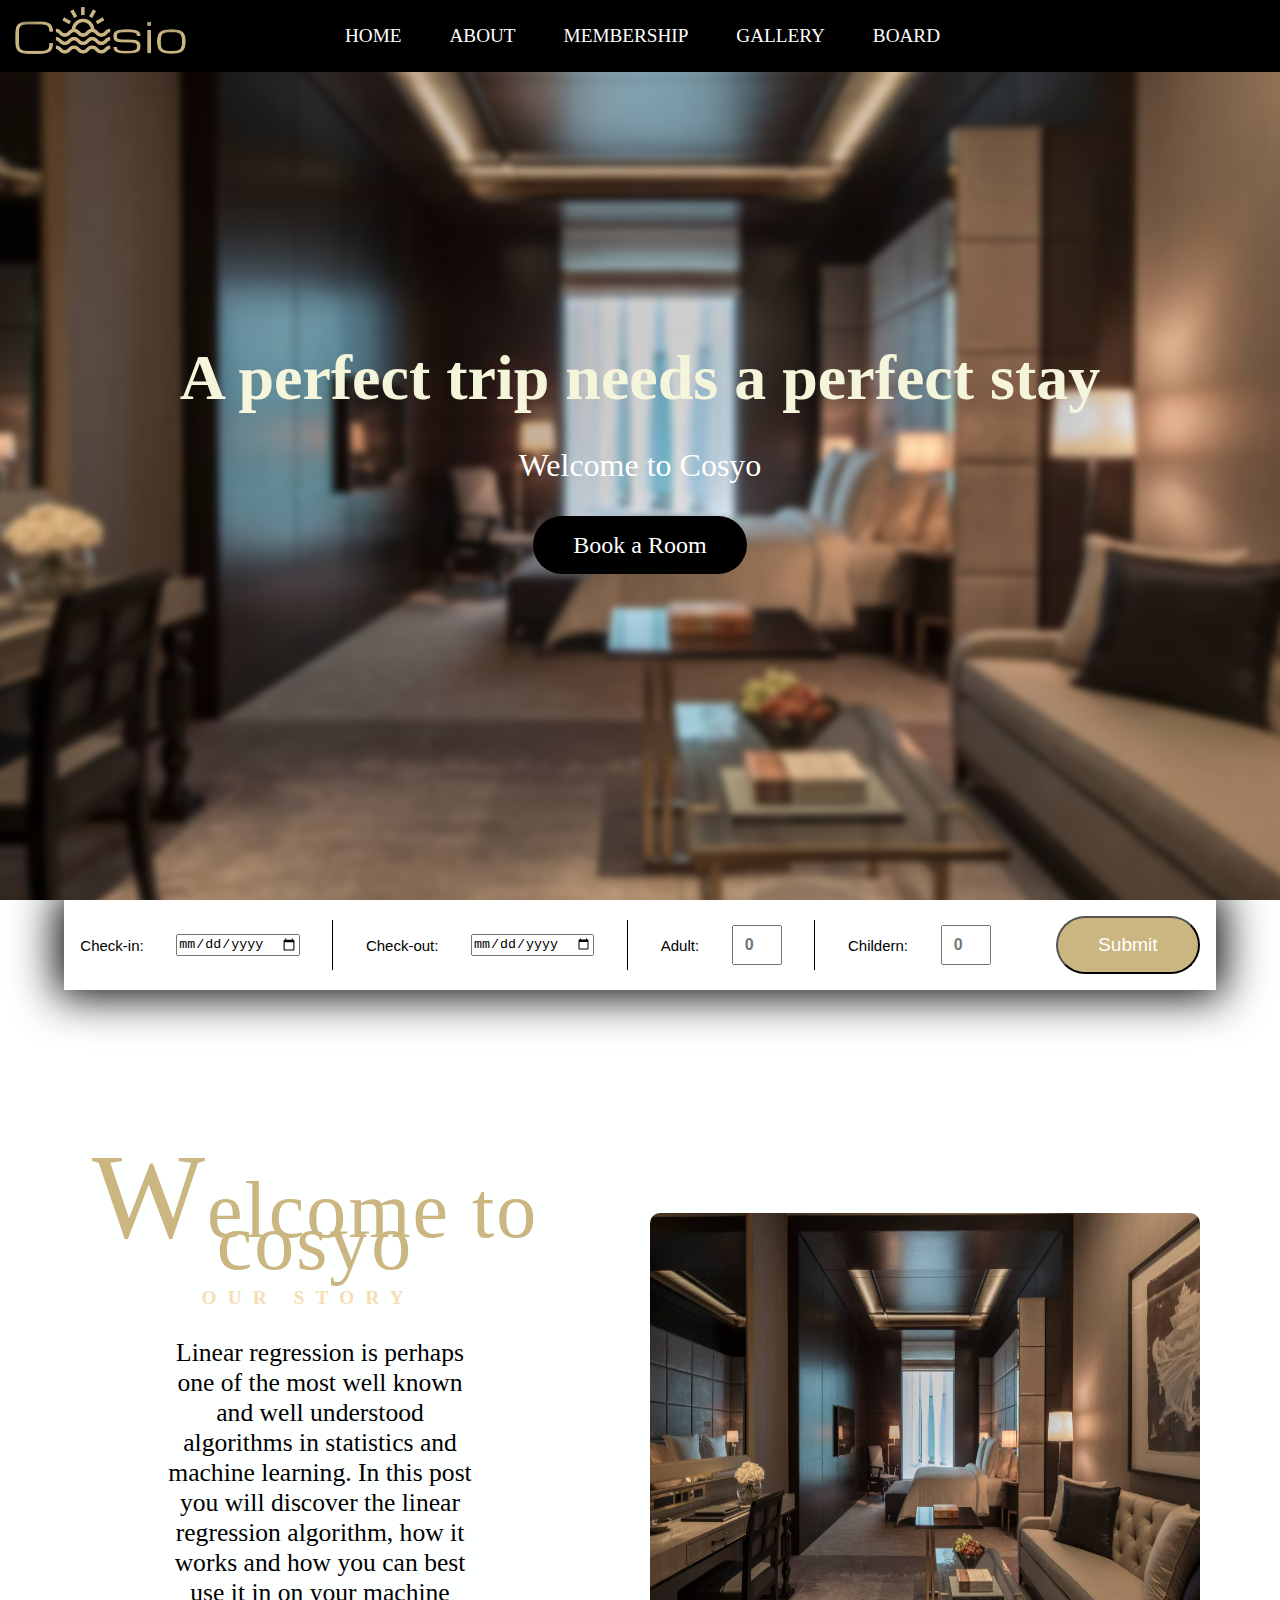
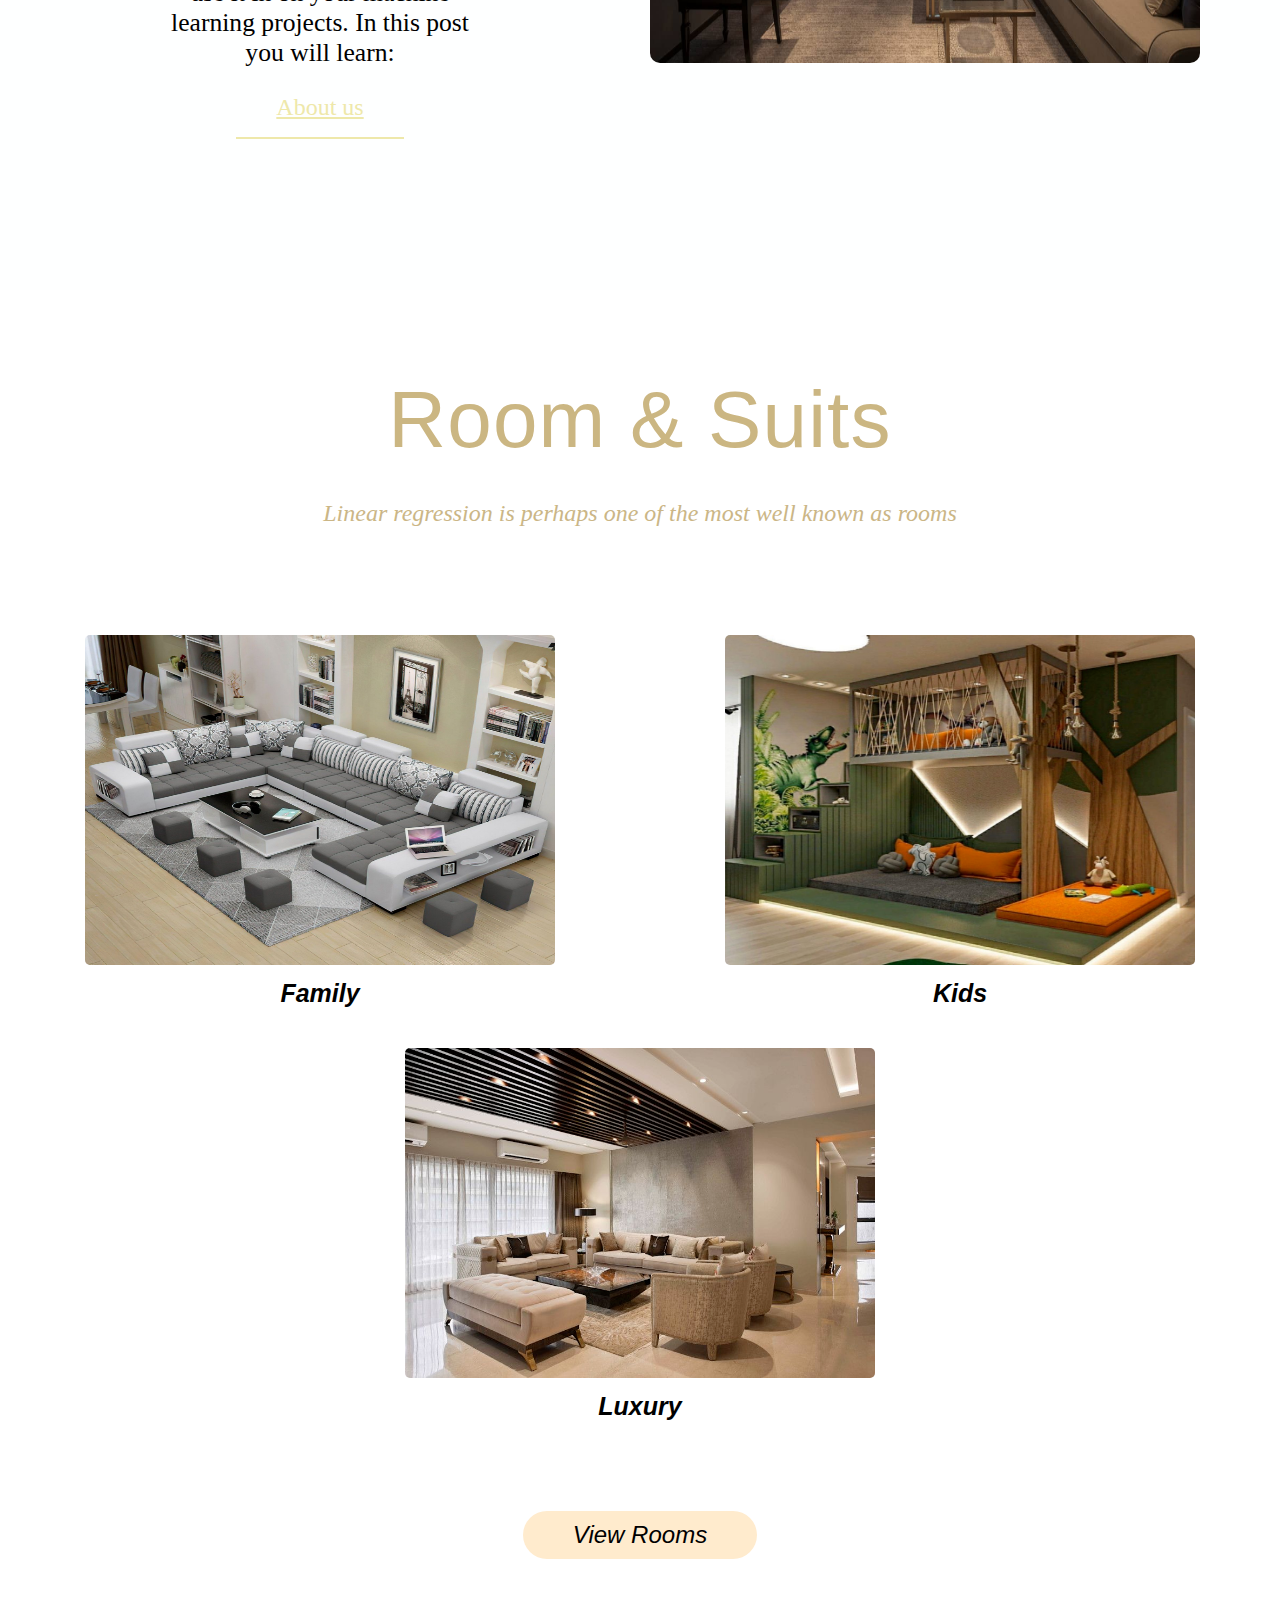
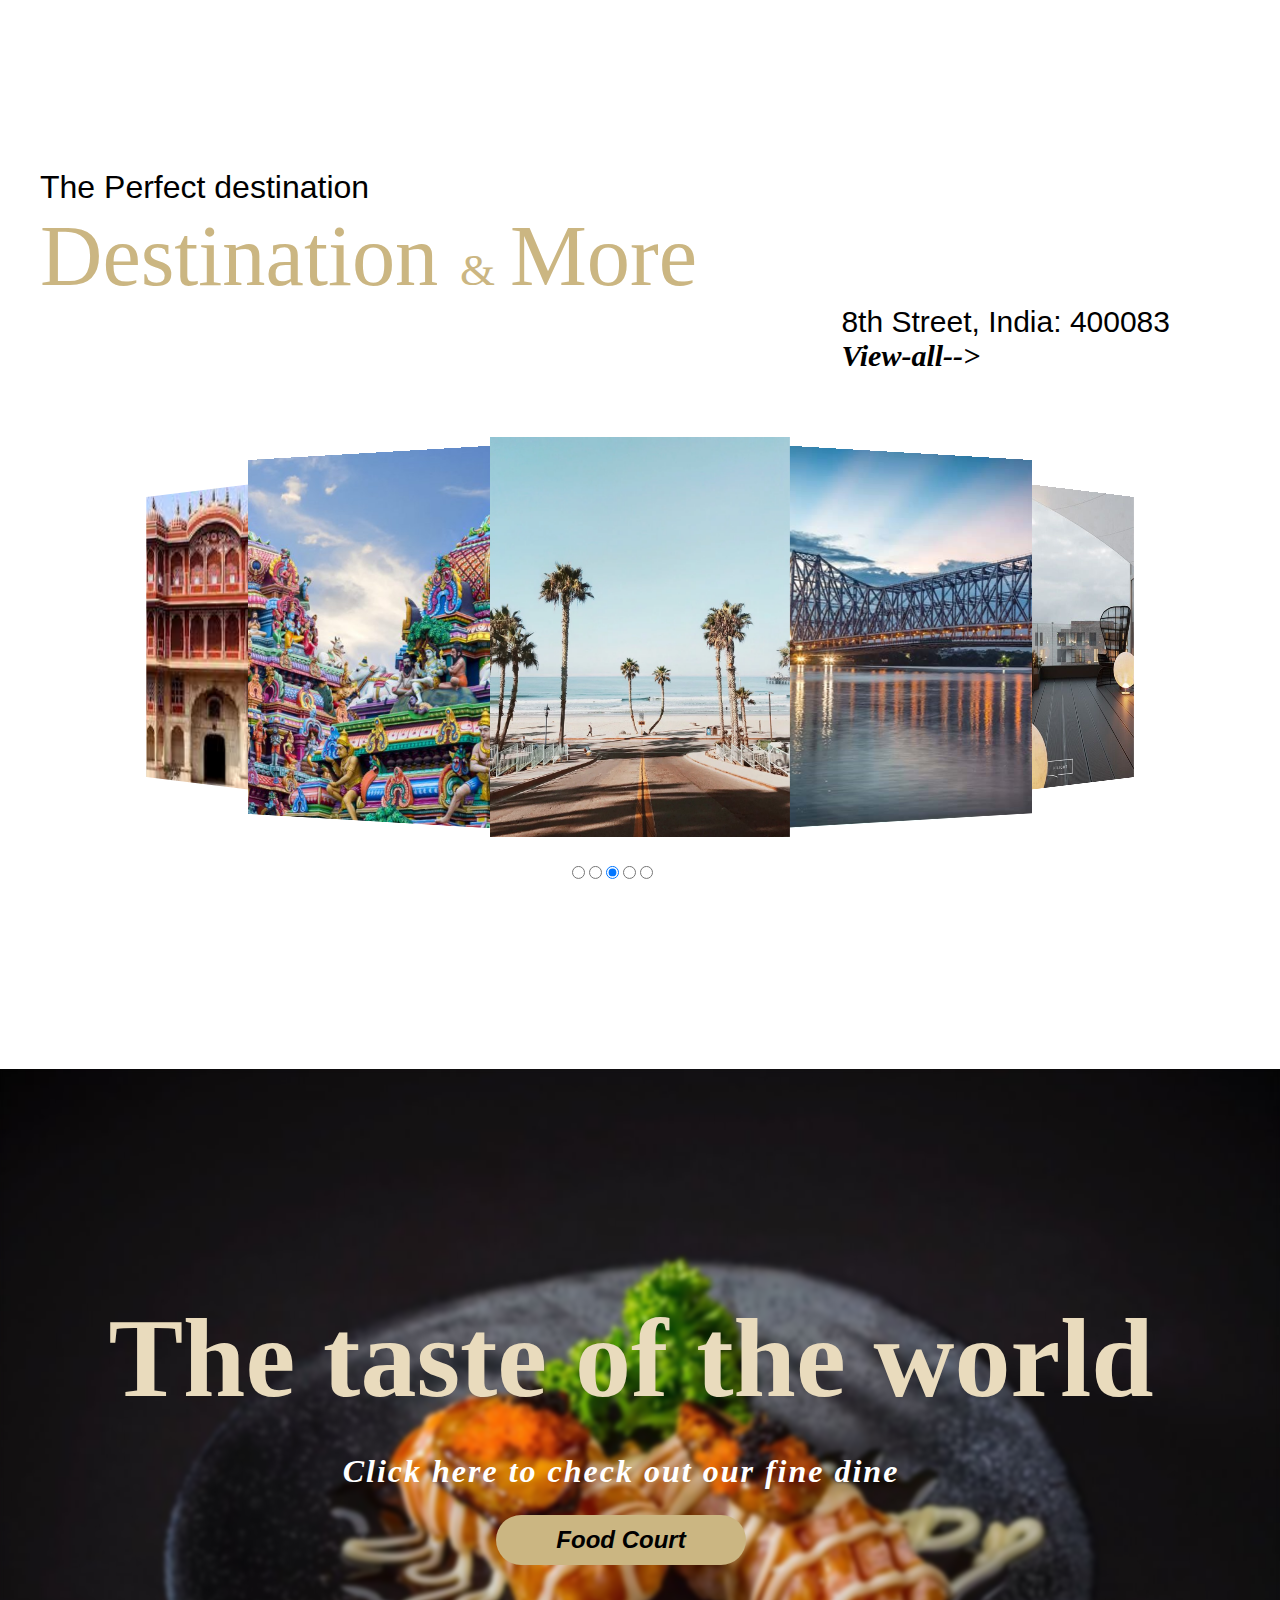
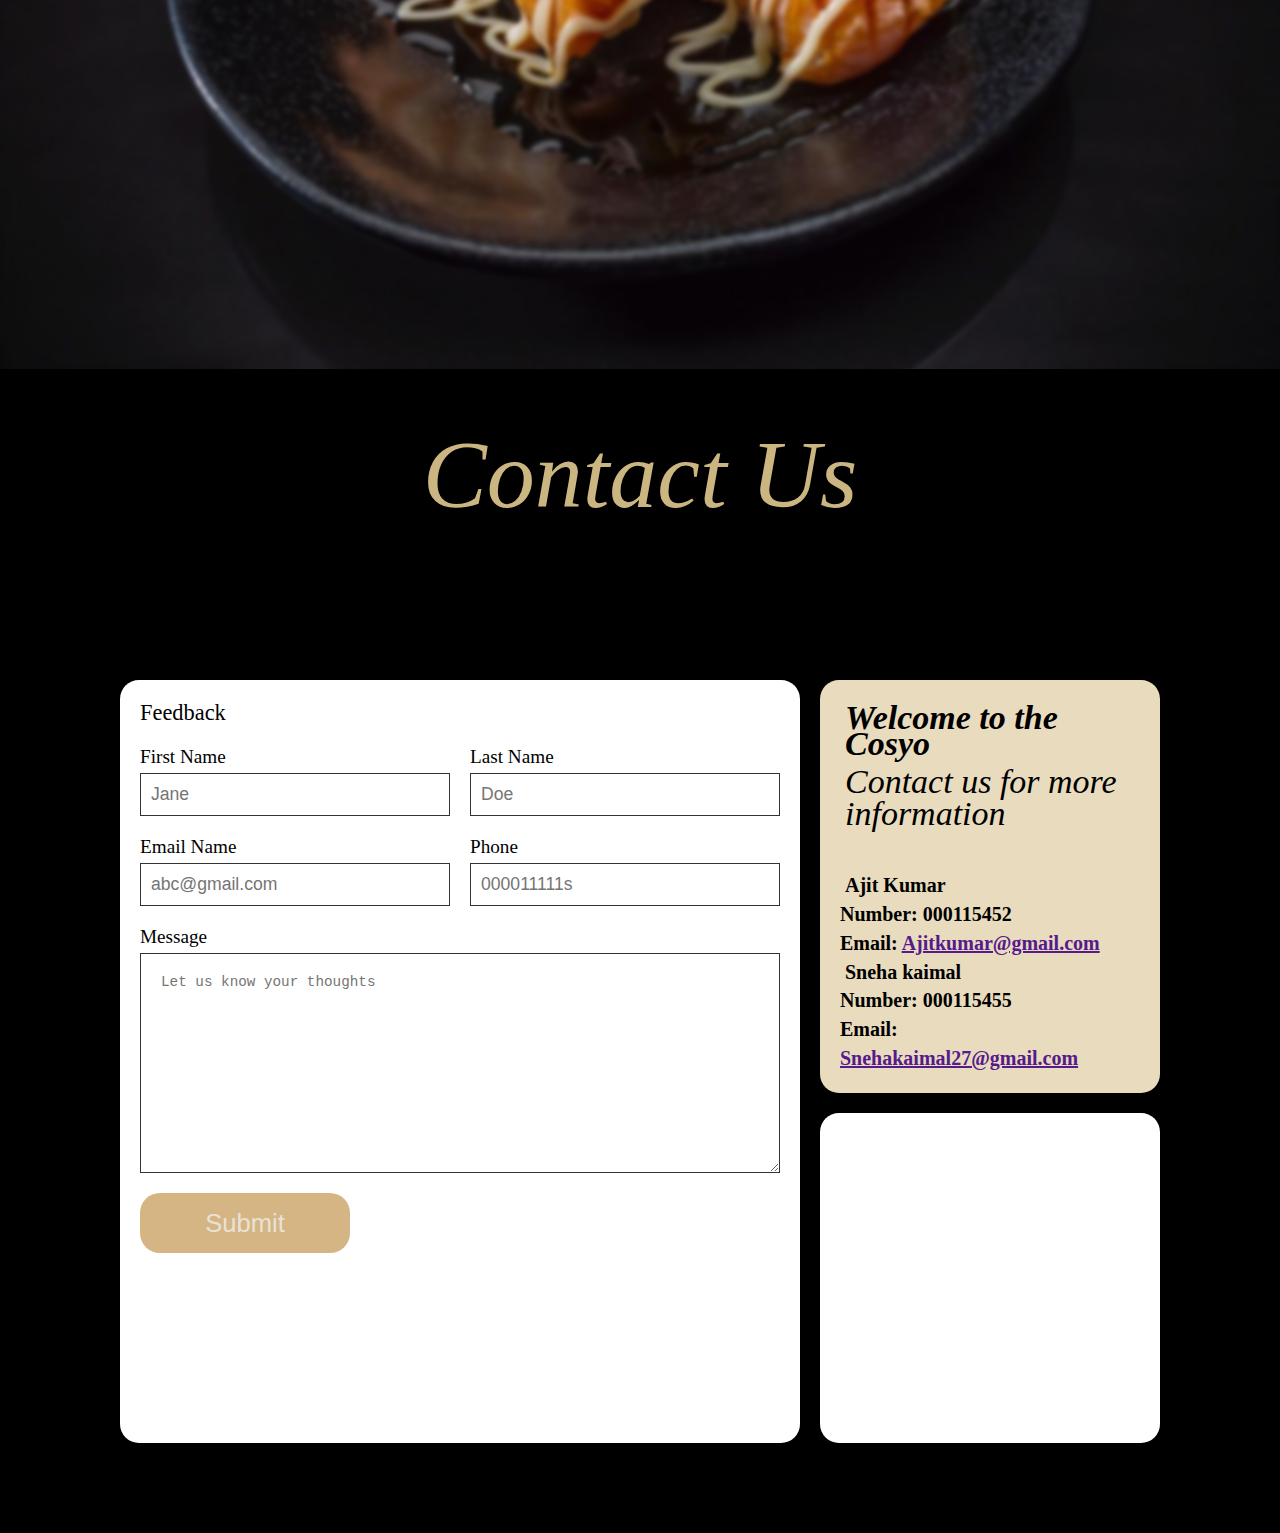
<file: index.html>
<!DOCTYPE html>
<html lang="en">

<head>
    <meta charset="UTF-8">
    <meta http-equiv="X-UA-Compatible" content="IE=edge">
    <meta name="viewport" content="width=device-width, initial-scale=0.5">
    <link rel="stylesheet" href="nav.css">
    <link rel="stylesheet" href="home.css">
    <title>Cosio</title>
</head>

<body>
    <!-- nav section -->
    <header>
        <img src="img/logo-.png" alt="Logo" class="logo">
        <!-- <h1 class="logo">Logo</h1> -->
        <input type="checkbox" id="nav-toggle" class="nav-toggle">
        <nav>
            <ul class="nav-links">
                <li><a href="index.html">Home</a></li>
                <li><a href="about.html">About</a></li>
                <li><a href="membership.html">Membership</a></li>
                <li><a href="gallery.html">Gallery</a></li>
                <li><a href="board.html">Board</a></li>
            </ul>
        </nav>
        <label for="nav-toggle" class="nav-toggle-label">
            <span></span>
        </label>
    </header>

    <!-- welcome to cosyo -->

    <section class="hero">
        <div class="page1">
            <div class="content-wrapper">
                <h1 class="title">A perfect trip needs a perfect stay</h1>
                <p class="message">Welcome to Cosyo</p>
                <a href="Room.html" class="btn cta">Book a Room</a>
            </div>
        </div>
    </section>
    
    <div class="page1-1">
        <div class="input-content">

            <label for="check-in">Check-in: </label>
            <input type="date" name="check-in" id="check-in" class="checks">

            <div class="line"></div>

            <label for="check-in">Check-out: </label>
            <input type="date" name="check-out" id="check-out" class="checks">
            <div class="line"></div>

            <label for="adult">Adult: </label>
            <input type="number" name="number" id="adult" placeholder="0">
            <div class="line"></div>

            <label for="child">Childern: </label>
            <input type="number" name="number" id="child" placeholder="0">

            <br>
            <button class="btn btn-primary">Submit</button>
        </div>

         <!-- WELCOME TO COSYO -->

        <div class="welcome-to-cosyo">
            <div class="container">
                <div class="hotel-info">
                    <div class="hotel-description padding-right">
                        <div class="global-headline">
                            <h2 class="sub-headline">
                                <span class="first-letter">W</span>elcome to cosyo
                            </h2>

                            <h1 class="headline">Our Story</h1>
                        </div>
                        <p>Linear regression is perhaps one of the most well known and well understood algorithms in
                            statistics and machine learning.
                            In this post you will discover the linear regression algorithm, how it works and
                            how you can best use it in on your machine learning projects.
                            In this post you will learn:
                        </p>
                        <a href="about.html" class="btn body-btn">About us</a>
                    </div>
                    <div class="hotel-img">
                        <img src="img/hotelroom.png" alt="hotelroom">
                    </div>
                </div>
            </div>
        </div>
    </div>
    <!-- Rooms and suits -->

    <section class="rooms-page">
        <div class="rooms-information">
            <div class="room-title">
                <h1 class="rooms-suits">Room <span class="&">&</span> Suits</h1>
                <h4 class="rooms-tagline">Linear regression is perhaps one of the most well known as rooms </h4>
            </div>

            <div class="rooms-pic-section">
                <div class="family padding-auto">
                    <img class="image-size" src="img/family-room.png" alt="family-room" class="family">
                    <h4 class="family-title">Family</h4>
                </div>

                <div class="family padding-auto">
                    <img class="image-size" src="img/kids-room.png" alt="kids-room" class="family">
                    <h4 class="family-title">Kids</h4>
                </div>

                <div class="family padding-auto">
                    <img class="image-size" src="img/luxuary-room.png" alt="luxuary-room" class="family">
                    <h4 class="family-title">Luxury</h4>
                </div>
            </div>

            <button class="show-room"><a href="Room.html">View Rooms</a></button>
        </div>
    </section>

    <!-- DESTINATION AND MORE -->

    <section class="destination-more">
        <div class="destination-info">
            <div class="align-left">
                <h4 class="perfect-destination">The Perfect destination</h4>
                <h2 class="destination-and-more">Destination <span class="and">&</span>More</h2>
            </div>

            <div class="align-right">
                <h3 class="street">8th Street, India: 400083</h3>
                <h5 class="view-all"> <a href="destination.html">View-all</a>--></h5>
            </div>
        </div>

        <div class="image-carousel">


            <input type="radio" name="position" />
            <input type="radio" name="position" />
            <input type="radio" name="position" checked />
            <input type="radio" name="position" />
            <input type="radio" name="position" />


            <main id="carousel">
                <div class="item"></div>
                <div class="item"></div>
                <div class="item"></div>
                <div class="item"></div>
                <div class="item"></div>
                <main>

        </div>

    </section>

    <!-- FOOD COURT -->

    <section class="food-court">
        <div class="taste">
            <h2 class="taste-des">The taste of the world</h2>
            <h5 class="taste-tagline">Click here to check out our fine dine</h5>
            <button class="food-btn"><a href="Food.html"> Food Court</a></button>
        </div>
    </section>

    <!-- CONTACT FORM -->

    <section class="contact-form">
        <h2 class="contact-us">Contact Us</h2>
        <div class="box">
            <div class="contact form">
                <h3>Feedback</h3>
                <form action="">
                    <div class="formBox">
                        <div class="row50">
                            <div class="inputBox">
                                <span>First Name</span>
                                <input type="text" name="First name: " id="" placeholder="Jane">
                            </div>

                            <div class="inputBox">
                                <span>Last Name</span>
                                <input type="text" name="Last name: " id="" placeholder="Doe">
                            </div>
                        </div>
                        <div class="row50">
                            <div class="inputBox">
                                <span>Email Name</span>
                                <input type="text" name="Email: " id="" placeholder="abc@gmail.com">
                            </div>
                            <div class="inputBox">
                                <span>Phone</span>
                                <input type="text" name="Phone:" id="" placeholder="000011111s">
                            </div>
                        </div>
                        <div class="row100">
                            <div class="inputBox">
                                <span>Message</span>
                                <textarea name="message" placeholder="Let us know your thoughts" id="" cols="30"
                                    rows="10"></textarea>
                            </div>
                        </div>

                        <div class="row100">
                            <div class="inputBox">
                                <button class="mes-submit"> <a href=""> Submit </a></button>
                            </div>
                        </div>
                    </div>
                </form>
            </div>

            <div class="contact info">
                <div class="InfoBox">
                    <div>
                        <p class="info-welcome">Welcome to the Cosyo</p>
                        <p class="info-contact">Contact us for more information</p>
                        <br>
                        <br>
                        <span class="ajit">Ajit Kumar <br> Number: 000115452 <br>Email: <a href="">Ajitkumar@gmail.com </a> <br></span>
                        <span class="sneha">Sneha kaimal <br> Number: 000115455 <br>Email: <a href=""> Snehakaimal27@gmail.com </a> </span>
                    </div>
                    <div>
                        <span></span>
                    </div>
                </div>
            </div>
            <div class="contact map">
                <iframe src="https://www.google.com/maps/embed?pb=!1m18!1m12!1m3!1d15131.258628028749!2d73.8858178202817!3d18.53727589739729!2m3!1f0!2f0!3f0!3m2!1i1024!2i768!4f13.1!3m3!1m2!1s0x3bc2c04e382a1275%3A0x1ec8ee3be12dcff2!2sKoregaon%20Park%2C%20Pune%2C%20Maharashtra!5e0!3m2!1sen!2sin!4v1638861731192!5m2!1sen!2sin"  style="border:0;" allowfullscreen="" loading="lazy"></iframe>
            </div>

        </div>
    </section>

    <section class="brs"></section>

</body>

</html>
</file>
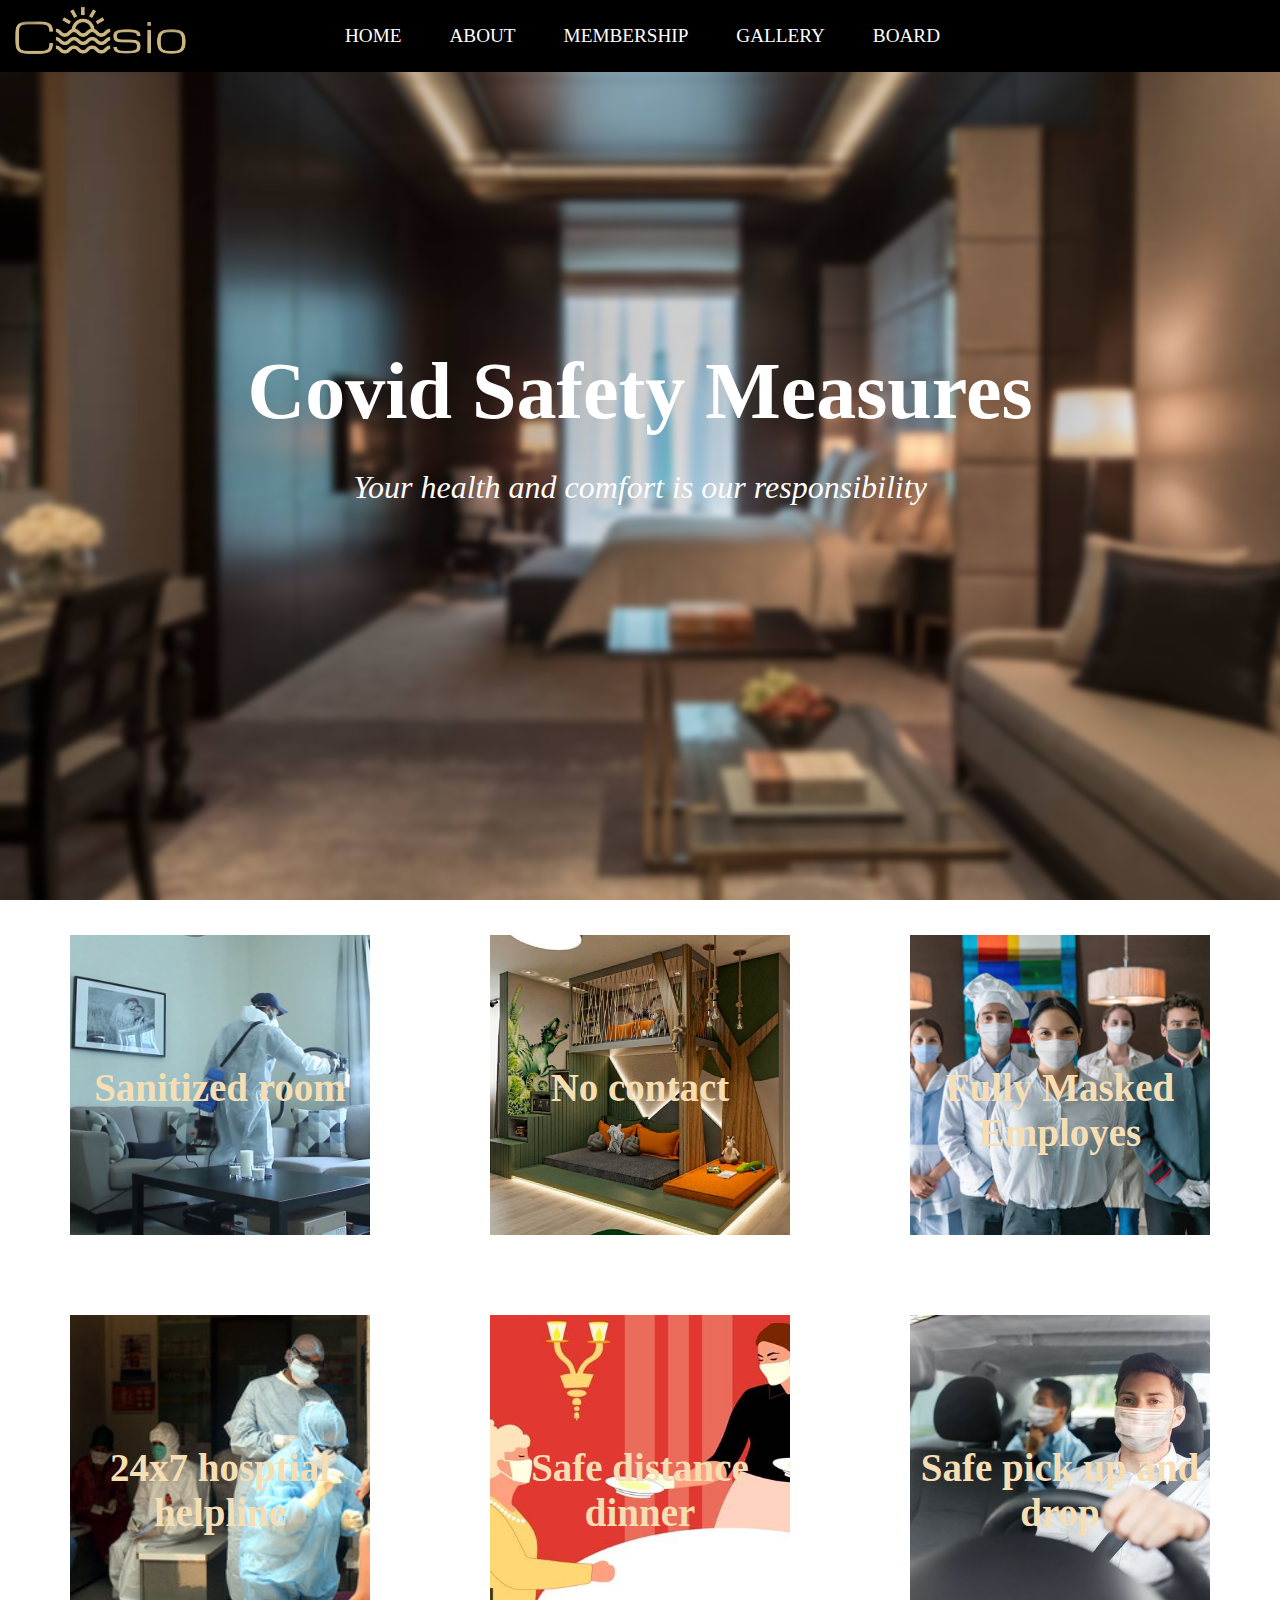
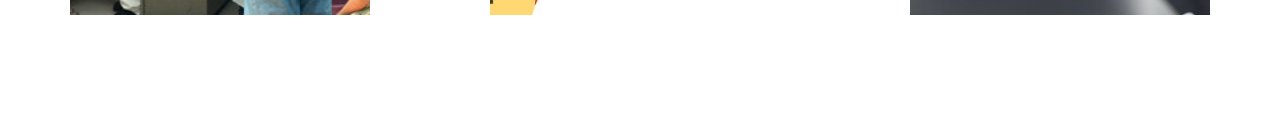
<file: covid.html>
<!DOCTYPE html>
<html lang="en">
<head>
    <meta charset="UTF-8">
    <meta http-equiv="X-UA-Compatible" content="IE=edge">
    <meta name="viewport" content="width=device-width, initial-scale=1.0">
    <link rel="stylesheet" href="covid.css">
    <link rel="stylesheet" href="nav.css">
    <title>Document</title>
</head>
<body>
    <!-- nav section -->
    <header>
        <img src="img/logo-.png" alt="Logo" class="logo">
        <!-- <h1 class="logo">Logo</h1> -->
        <input type="checkbox" id="nav-toggle" class="nav-toggle">
        <nav>
            <ul class="nav-links">
                <li><a href="index.html">Home</a></li>
                <li><a href="about.html">About</a></li>
                <li><a href="membership.html">Membership</a></li>
                <li><a href="gallery.html">Gallery</a></li>
                <li><a href="board.html">Board</a></li>
            </ul>
        </nav>
        <label for="nav-toggle" class="nav-toggle-label">
            <span></span>
        </label>
    </header>


    <!-- section covid -->

    <section class="covid1">
        <div class="content-wrapper">
        <h1 class="title">Covid Safety Measures</h1>
        <p class="message">Your health and comfort is our responsibility</p>
    </div>
    </section>

    <div class="">
        <div class="caro caro1">
            <div class="cal img1">
                <p>Sanitized room</p>
            </div>
            <div class="cal img2">
                <p>No contact </p>
            </div>
            <div class="cal img3">
                <p>Fully Masked Employes</p>
            </div>
        </div>

        <div class="caro caro2">
            <div class="cal img4">
                <p>24x7 hosptial helpline</p>
            </div>
            <div class="cal img5">
                <p>Safe distance dinner</p>
            </div>
            <div class="cal img6">
               <p>Safe pick up and drop</p> 
            </div>
        </div>
    </div>
</body>
</html>
</file>
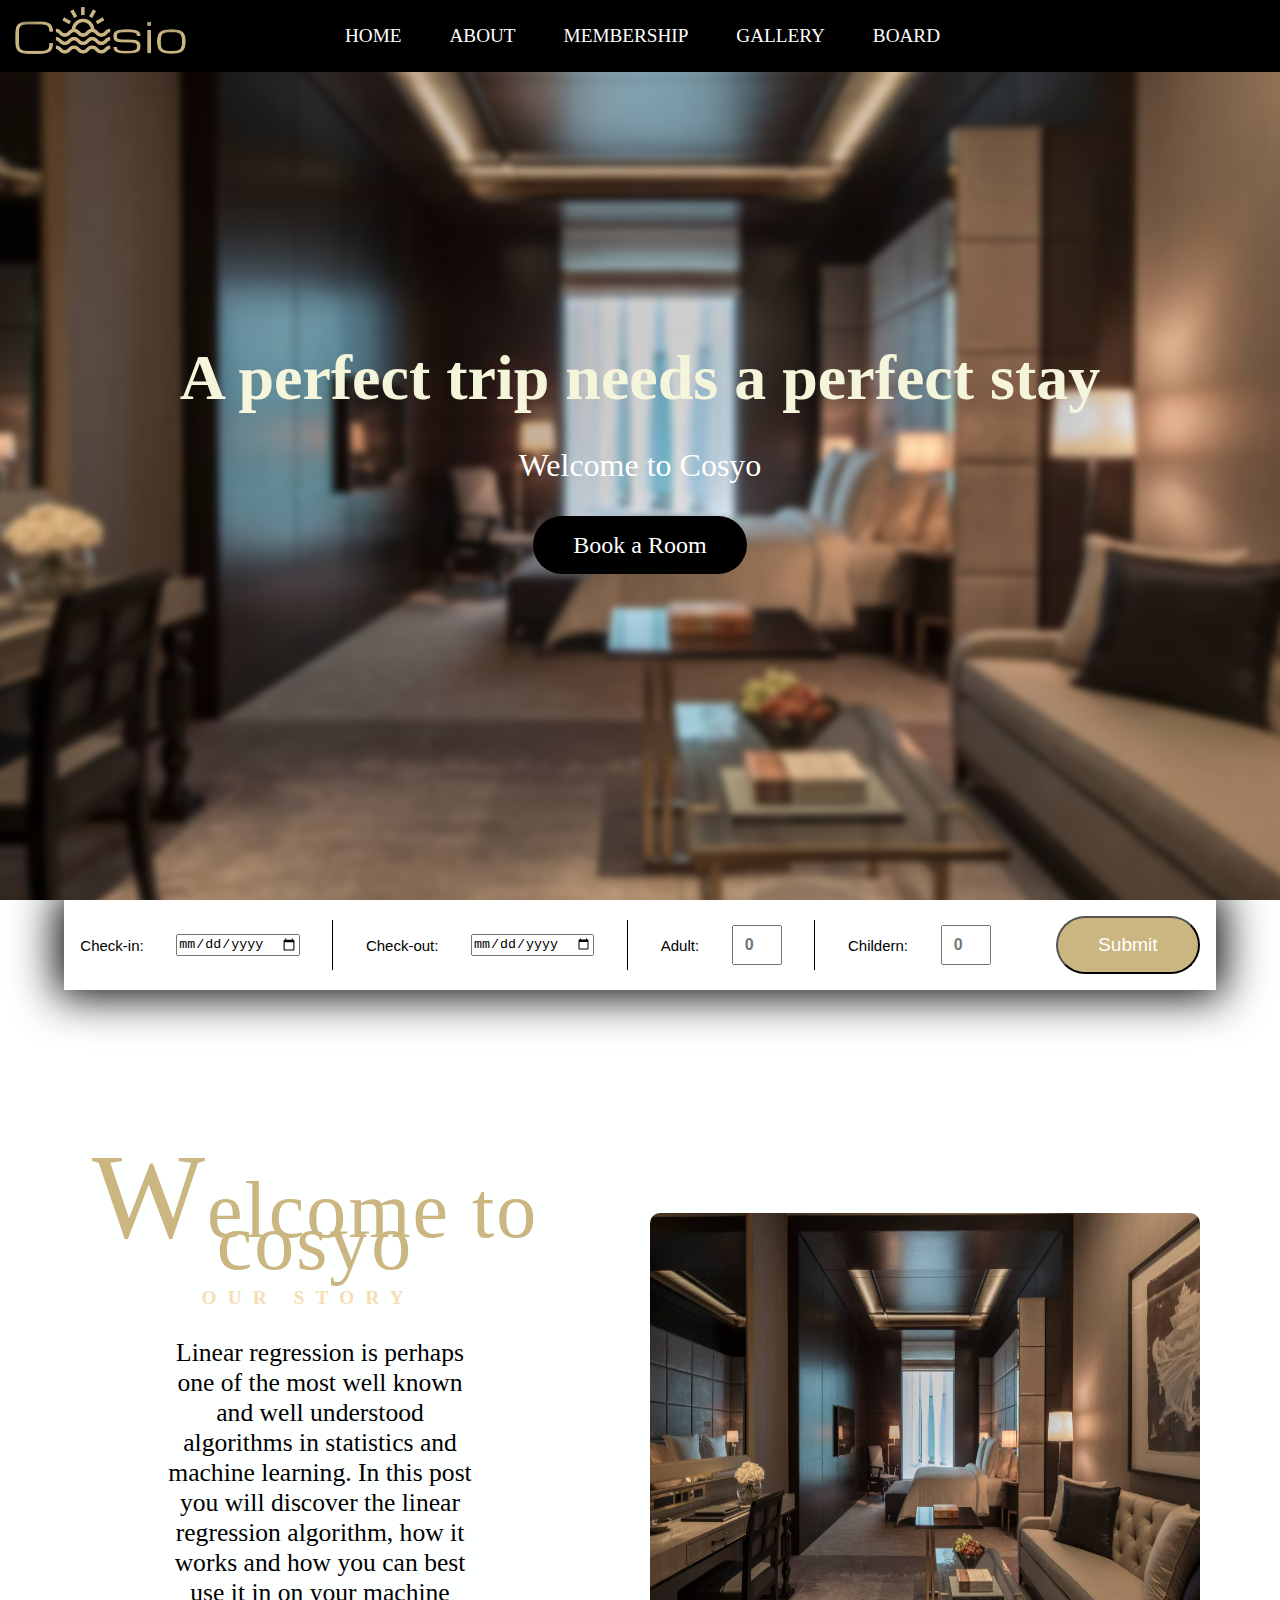
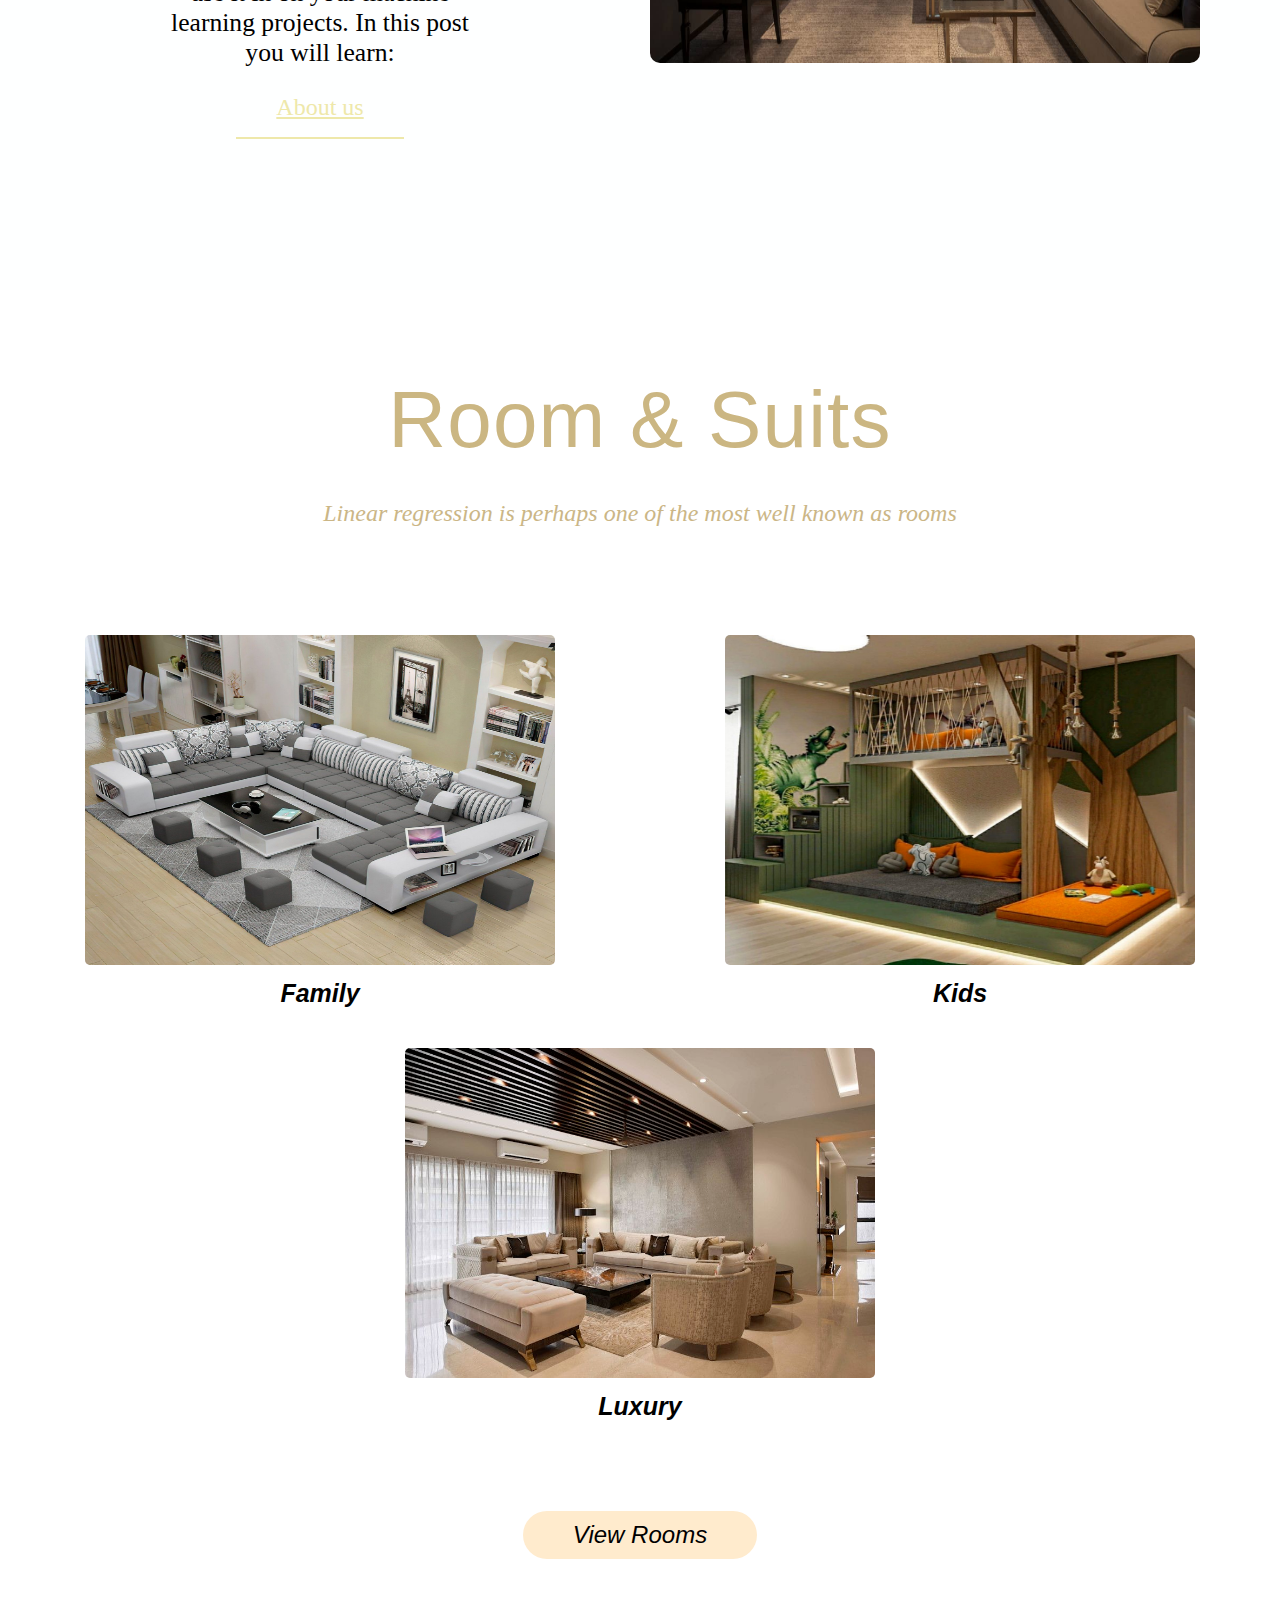
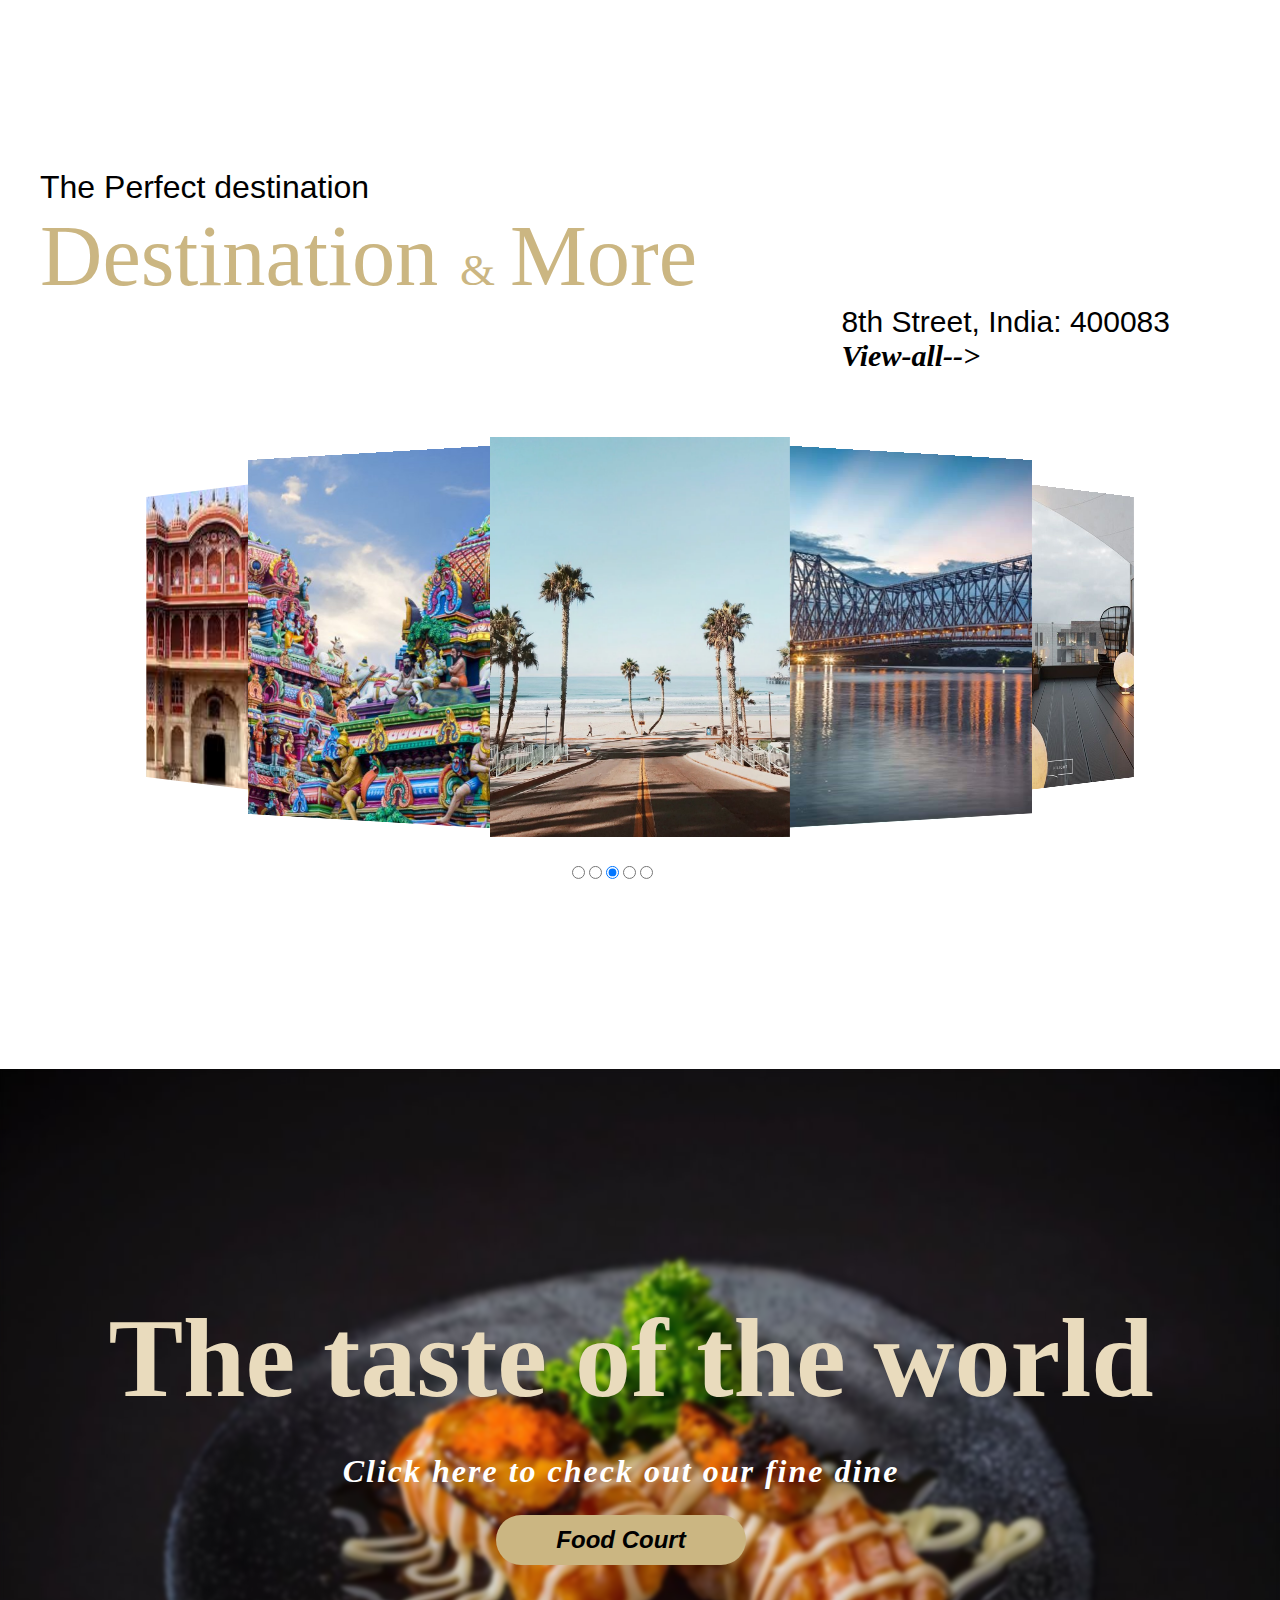
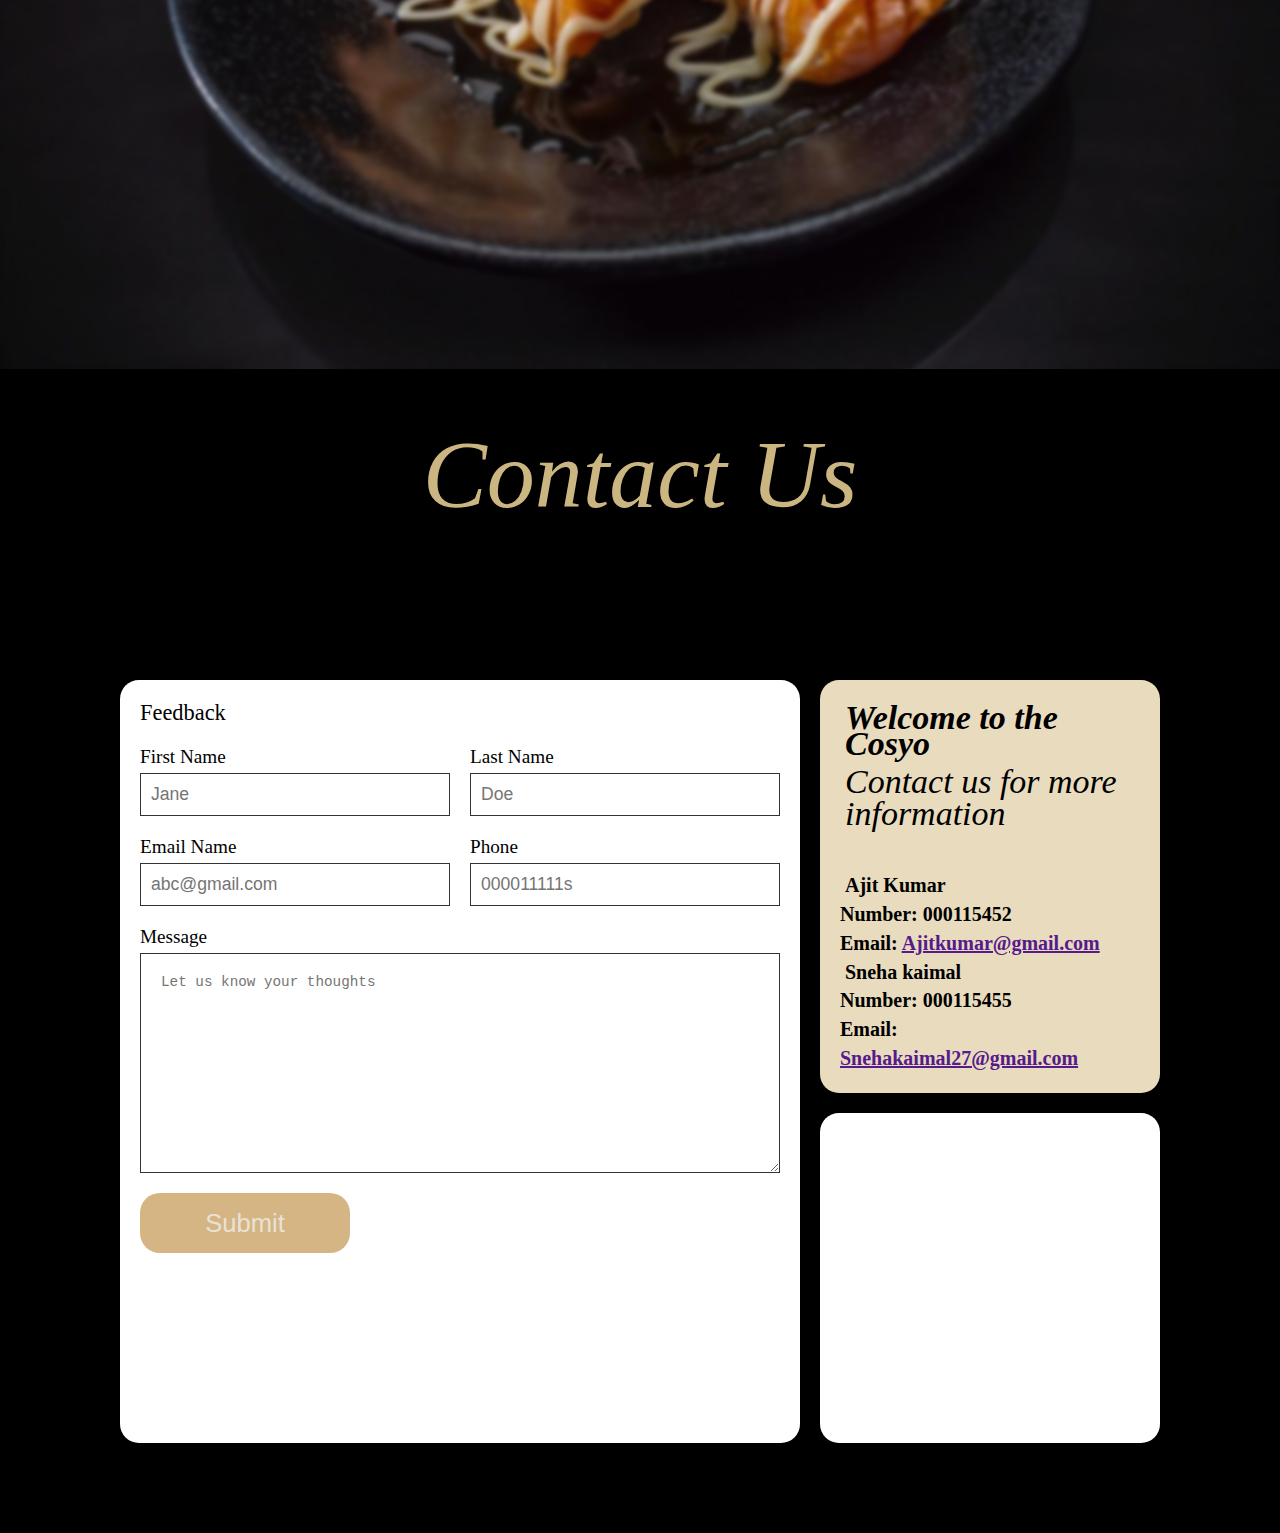
<file: home.html>
<!DOCTYPE html>
<html lang="en">

<head>
    <meta charset="UTF-8">
    <meta http-equiv="X-UA-Compatible" content="IE=edge">
    <meta name="viewport" content="width=device-width, initial-scale=0.5">
    <link rel="stylesheet" href="nav.css">
    <link rel="stylesheet" href="home.css">
    <title>Cosio</title>
</head>

<body>
    <!-- nav section -->
    <header>
        <img src="img/logo-.png" alt="Logo" class="logo">
        <!-- <h1 class="logo">Logo</h1> -->
        <input type="checkbox" id="nav-toggle" class="nav-toggle">
        <nav>
            <ul class="nav-links">
                <li><a href="home.html">Home</a></li>
                <li><a href="about.html">About</a></li>
                <li><a href="membership.html">Membership</a></li>
                <li><a href="gallery.html">Gallery</a></li>
                <li><a href="board.html">Board</a></li>
            </ul>
        </nav>
        <label for="nav-toggle" class="nav-toggle-label">
            <span></span>
        </label>
    </header>

    <!-- welcome to cosyo -->

    <section class="hero">
        <div class="page1">
            <div class="content-wrapper">
                <h1 class="title">A perfect trip needs a perfect stay</h1>
                <p class="message">Welcome to Cosyo</p>
                <a href="Room.html" class="btn cta">Book a Room</a>
            </div>
        </div>
    </section>
    
    <div class="page1-1">
        <div class="input-content">

            <label for="check-in">Check-in: </label>
            <input type="date" name="check-in" id="check-in" class="checks">

            <div class="line"></div>

            <label for="check-in">Check-out: </label>
            <input type="date" name="check-out" id="check-out" class="checks">
            <div class="line"></div>

            <label for="adult">Adult: </label>
            <input type="number" name="number" id="adult" placeholder="0">
            <div class="line"></div>

            <label for="child">Childern: </label>
            <input type="number" name="number" id="child" placeholder="0">

            <br>
            <button class="btn btn-primary">Submit</button>
        </div>

         <!-- WELCOME TO COSYO -->

        <div class="welcome-to-cosyo">
            <div class="container">
                <div class="hotel-info">
                    <div class="hotel-description padding-right">
                        <div class="global-headline">
                            <h2 class="sub-headline">
                                <span class="first-letter">W</span>elcome to cosyo
                            </h2>

                            <h1 class="headline">Our Story</h1>
                        </div>
                        <p>Linear regression is perhaps one of the most well known and well understood algorithms in
                            statistics and machine learning.
                            In this post you will discover the linear regression algorithm, how it works and
                            how you can best use it in on your machine learning projects.
                            In this post you will learn:
                        </p>
                        <a href="about.html" class="btn body-btn">About us</a>
                    </div>
                    <div class="hotel-img">
                        <img src="img/hotelroom.png" alt="hotelroom">
                    </div>
                </div>
            </div>
        </div>
    </div>
    <!-- Rooms and suits -->

    <section class="rooms-page">
        <div class="rooms-information">
            <div class="room-title">
                <h1 class="rooms-suits">Room <span class="&">&</span> Suits</h1>
                <h4 class="rooms-tagline">Linear regression is perhaps one of the most well known as rooms </h4>
            </div>

            <div class="rooms-pic-section">
                <div class="family padding-auto">
                    <img class="image-size" src="img/family-room.png" alt="family-room" class="family">
                    <h4 class="family-title">Family</h4>
                </div>

                <div class="family padding-auto">
                    <img class="image-size" src="img/kids-room.png" alt="kids-room" class="family">
                    <h4 class="family-title">Kids</h4>
                </div>

                <div class="family padding-auto">
                    <img class="image-size" src="img/luxuary-room.png" alt="luxuary-room" class="family">
                    <h4 class="family-title">Luxury</h4>
                </div>
            </div>

            <button class="show-room"><a href="Room.html">View Rooms</a></button>
        </div>
    </section>

    <!-- DESTINATION AND MORE -->

    <section class="destination-more">
        <div class="destination-info">
            <div class="align-left">
                <h4 class="perfect-destination">The Perfect destination</h4>
                <h2 class="destination-and-more">Destination <span class="and">&</span>More</h2>
            </div>

            <div class="align-right">
                <h3 class="street">8th Street, India: 400083</h3>
                <h5 class="view-all"> <a href="destination.html">View-all</a>--></h5>
            </div>
        </div>

        <div class="image-carousel">


            <input type="radio" name="position" />
            <input type="radio" name="position" />
            <input type="radio" name="position" checked />
            <input type="radio" name="position" />
            <input type="radio" name="position" />


            <main id="carousel">
                <div class="item"></div>
                <div class="item"></div>
                <div class="item"></div>
                <div class="item"></div>
                <div class="item"></div>
                <main>

        </div>

    </section>

    <!-- FOOD COURT -->

    <section class="food-court">
        <div class="taste">
            <h2 class="taste-des">The taste of the world</h2>
            <h5 class="taste-tagline">Click here to check out our fine dine</h5>
            <button class="food-btn"><a href="Food.html"> Food Court</a></button>
        </div>
    </section>

    <!-- CONTACT FORM -->

    <section class="contact-form">
        <h2 class="contact-us">Contact Us</h2>
        <div class="box">
            <div class="contact form">
                <h3>Feedback</h3>
                <form action="">
                    <div class="formBox">
                        <div class="row50">
                            <div class="inputBox">
                                <span>First Name</span>
                                <input type="text" name="First name: " id="" placeholder="Jane">
                            </div>

                            <div class="inputBox">
                                <span>Last Name</span>
                                <input type="text" name="Last name: " id="" placeholder="Doe">
                            </div>
                        </div>
                        <div class="row50">
                            <div class="inputBox">
                                <span>Email Name</span>
                                <input type="text" name="Email: " id="" placeholder="abc@gmail.com">
                            </div>
                            <div class="inputBox">
                                <span>Phone</span>
                                <input type="text" name="Phone:" id="" placeholder="000011111s">
                            </div>
                        </div>
                        <div class="row100">
                            <div class="inputBox">
                                <span>Message</span>
                                <textarea name="message" placeholder="Let us know your thoughts" id="" cols="30"
                                    rows="10"></textarea>
                            </div>
                        </div>

                        <div class="row100">
                            <div class="inputBox">
                                <button class="mes-submit"> <a href=""> Submit </a></button>
                            </div>
                        </div>
                    </div>
                </form>
            </div>

            <div class="contact info">
                <div class="InfoBox">
                    <div>
                        <p class="info-welcome">Welcome to the Cosyo</p>
                        <p class="info-contact">Contact us for more information</p>
                        <br>
                        <br>
                        <span class="ajit">Ajit Kumar <br> Number: 000115452 <br>Email: <a href="">Ajitkumar@gmail.com </a> <br></span>
                        <span class="sneha">Sneha kaimal <br> Number: 000115455 <br>Email: <a href=""> Snehakaimal27@gmail.com </a> </span>
                    </div>
                    <div>
                        <span></span>
                    </div>
                </div>
            </div>
            <div class="contact map">
                <iframe src="https://www.google.com/maps/embed?pb=!1m18!1m12!1m3!1d15131.258628028749!2d73.8858178202817!3d18.53727589739729!2m3!1f0!2f0!3f0!3m2!1i1024!2i768!4f13.1!3m3!1m2!1s0x3bc2c04e382a1275%3A0x1ec8ee3be12dcff2!2sKoregaon%20Park%2C%20Pune%2C%20Maharashtra!5e0!3m2!1sen!2sin!4v1638861731192!5m2!1sen!2sin"  style="border:0;" allowfullscreen="" loading="lazy"></iframe>
            </div>

        </div>
    </section>

    <section class="brs"></section>

</body>

</html>
</file>
<file: nav.css>
*{
  margin: 0;
  padding: 0;
  box-sizing: border-box;
}

:root{
  --background: rgb(0, 0, 0);
}

header{
  background: var(--background);
  height: 8vh ;
  text-align: center;
  position: fixed;
  width: 100%;
  z-index: 455;
  color: #fff;
}

.logo{
  margin-bottom: 4px;
}

nav ul{
  margin: 0;
  padding: 0;
  list-style: none;
}
nav li {
  margin-bottom: 1em;
  margin-left: 1em;
  
}

nav a{
  color: white;
  text-decoration: none;
  font-size: 1.2rem;
  text-transform: uppercase;
  opacity: 0;
  transition: opacity 150ms ease-in-out;
}

nav a:hover{
  color: rgb(255, 255, 255);
}
.nav-toggle:checked ~ nav {
  transform: scale(1,1);
}
.nav-toggle{
  display: none;
}
.nav-toggle-label{
  position: absolute;
  top: 0;
  left: 0;
  margin-left: 1em;
  height: 100%;
  display: flex;
  align-items: center;
}

.nav-toggle-label span, .nav-toggle-label span::before,
.nav-toggle-label span::after {
  display: block;
  background: white;
  height: 2px;
  width: 2em;
  border-radius: 2px;
  position: relative;
}

.nav-toggle-label span::before,
.nav-toggle-label span::after{
  content: "";
  position: absolute;
}
.nav-toggle-label span::before{
  bottom: 7px;
}.nav-toggle-label span::after{
  top: 7px;
}

nav{
  position: absolute;
  text-align: left;
  top: 100%;
  background: var(--background);
  width: 100%;
  transform: scale(1,0);
  transform-origin: top;
  transition:  transform 400ms ease-in-out;
}

.nav-toggle:checked ~ nav a{
  opacity: 1;
  transition: opacity 250ms ease-in-out 250ms;
}



@media screen and (min-width: 760px)
{
  .nav-toggle-label{
      display:none;
  }   
  
  header{
      display: grid;
      grid-template-columns:1fr auto minmax(600px, 1fr) 1fr ;
  }

  .logo{
      grid-column: 1s / 4;
  }

  nav{
      all: unset;
      grid-column: 3 / 4;
      display: flex;
      justify-content: flex-end;
      align-items: center;
  }

  nav a{
      opacity: 1;
      position: relative;

  }
  
  nav ul{
      display: flex;
     
  }

  nav li{
      margin-left: 3em;
      margin-bottom: 0;
  }

  nav a::before{
      content: '';
      display: block;
      height: 5px;
      background: white;
      position: absolute;
      bottom: -.75em;
      left: 0;
      right: 0;
      transform: scale(0,1);
      transform-origin: left;
      transition: transform ease-in-out 250ms;
  }

  nav a:hover::before{
      transform: scale(1,1);
  }
  
  nav ul li a:nth-child(1){
      float: left;
  }
}
</file>
<file: home.css>
*{
  margin: 0;
  padding: 0;
  box-sizing: border-box;
}

html{
  scroll-behavior: smooth;
}

.page1{
  height: 100vh;
  background: url('img/hotelroom.png') center no-repeat;
  background-size: cover;
  display: flex;
  align-items: center;
  text-align: center;
  position: relative;
  z-index: 1;
  overflow: hidden;
}
.page1:after{
  content: "";
  width: 100%;
  height: 100%;
  background: inherit;
  position: absolute;
  top: 0;
  left: 0;
  z-index: -1;
  filter: blur(.2rem);
  transform: scale(1.15);
}
.content-wrapper{
  text-align: center;
  margin-top: 250px;
  align-items: center;
  margin: auto;
}

.title{
  font-size: 4rem;
  margin-bottom: 2rem;
  color: beige;
}
.message{
  font-size: 2rem;
  margin-bottom:3rem ;
  color: #fff;
}
.cta{
  background: rgb(0, 0, 0) ;
  text-decoration: none;
  font-size: 24px;
}
.btn {
  padding: 1rem 2.5rem;
  border-radius: 2.5rem;
  color: white;
}

/* check-in */
.page1-1{
  width: 100%;
  height: auto;
  background: rgb(254, 255, 255);
  display: inline-block;
  align-items: center;
}
.input-content{
  width: 90%;
  height: 10vh;
  margin: auto;
  background-color: rgb(255, 255, 255);
  display: flex;
  justify-content: space-around;
  align-items: center;
  box-shadow: 0px -1px 45px 7px black;
 
}


.checks{
  display: inline-block;
}
.check-box{
  background-color: brown;
  display: flex;
  flex: wrap;
}
.line{
  width: 1px;
  height: 50px;
  background: black;
  padding: auto;
}

#adult, #child{
  width: 50px;
  height: 40px;
  text-align: center;
  font-weight: bold;
  font-size: 16px;
}

label{
  font-size: 15px;
  font-weight: lighter;
  color: black;
  font-family: sans-serif;
}

.btn-primary{
  background-color:#CBB682 ;
  font-size: 1.2rem;
}
align
/* welcome page */

.welcome-to-cosy{
  width: 100%;
  height: auto;
}

.sub-headline{
  font-size: 2.4rem;
  font-family: var(--secondary-font);
  color: #CBB682;
  font-weight: 100;
  line-height: .4;
  letter-spacing: 2px;
}
.first-letter{
  text-transform: uppercase;
  font-size: 5rem;
}
.headline{
  color: wheat;
  font-size: 1.2rem;
  font-family: serif;
  text-transform: uppercase;
  font-weight: 900;
  letter-spacing: .7rem;
  margin-right: .7em;
  line-height: 5rem;
  
}

.global-headline{
  text-align: center;
  margin-top: 3.9rem;
}

.welcome-to-cosy .global-headline{
  margin-top: 6.9rem;
}
.hotel-info{
  text-align: center;
}
.hotel-description{
  margin-bottom: 3rem;
}
.hotel-description p{
  margin:auto;
  width: 50%;
  margin-bottom: 1rem;
}
.hotel-img img{
  width: 450px;
  height: 350px;
  border-radius: 10px;
  margin:auto;
}

.body-btn{
  font-size: 1.5rem;
  color: palegoldenrod;
  position: relative;
  transition: color .5s;
}

.body-btn::before{
  content: '';
  position: absolute;
  left: 0;
  bottom: -3px;
  width: 100%;
  height: 2px ;
  background-color: palegoldenrod;
  transition: background-color .5s;
}

.body-btn:hover,
.body-btn:focus{
  color: rgb(177, 121, 38);
}

.body-btn:hover::before,
.body-btn:focus::before{
  background-color: powderblue;
}


@media (min-width: 1000px ) {
  
  .hotel-info{
      height: 100vh;
      display: flex;
      align-items: center;
      padding: auto;
  }
  .hotel-description, .global-headline{
      margin-right: 10px;
  }
  .hotel-img img{
      width: 550px;
      height: 450px;
      margin-right: 5em;
  }
  .hotel-description p{
      width: 50%;
      margin: auto;
      margin-bottom: 1em;
      font-size: 1.6rem;
  }
  .sub-headline{
      font-size: 5em;
  }
  .first-letter{
      font-size: 1.5em;
  }
 
  
}
@media (min-width: 900px) and (max-width: 1000px) {
  .hotel-description, .global-headline{
      margin-right: 10px;
  }
  .hotel-img img{
      width: 400px;
      height: 350px;
      margin-right: 3em;
  }
  .hotel-description p{
      width: 50%;
      margin-left: 232px;
      margin-bottom: 1em;
      font-size: 2rem;
  }
  .sub-headline{
      font-size: 5em;
  }
  .first-letter{
      font-size: 1.5em;
  }
}

/* ROOMS AND SUITS */

.rooms-page{
  width: 100%;
  height: auto;
  text-align: center;
  
}

.rooms-suits{
  font-size: 5rem;
  font-family: sans-serif;
  font-weight: lighter;
  color: #CBB682;
  margin-top: 50px;
  letter-spacing: 1.2px;
  line-height: 2em;

}
.rooms-tagline{
  font-size: 1.5rem;
  font-weight: 100;
  color: #CBB686;
  font-style: italic;
  margin-bottom: 108px;
}
.rooms-pic-section{
  display: flex;
  flex-wrap: wrap;
  justify-content: space-around;
  margin-top: 30px;
}
.image-size{
  width: 470px;
  height: 330px;
  border-radius: 5px;
}
.padding-auto{
  margin-bottom:30px ;
}
.family-title{
  font-size: 25px;
  font-family: sans-serif;
  font-style: italic;
  padding: 10px;
}

/* .image-size:hover{
  width: 490px;
  height: 350px;
  transform: scale(1.2rem);
} */
.show-room{
  font-size: 24px;
  padding: 10px;
  background-color: blanchedalmond;
  border: none;
  margin-top: 50px;
  border-radius: 2.5rem;
}
.show-room a:hover{
  font-size: 27px;
  color: #f1cc74;
  transition: .2s ease-in-out;
}
.show-room > a{
  text-decoration: none;
  color: black; 
  padding: 1rem 2.5rem;
  margin-top: 25px;
  font-style: italic;
}
@media screen and (max-width: 900px) {
  

  .image-size{
      width: 370px;
      height: 230px;
      border-radius: 5px;
  }
  .btn-primary{
    padding: 5px;
  }
  
}

/* DESTINAITON AND MORE */

.destination-more{
  width: 100%;
  height: 100vh;
  margin-bottom: 10px;
  margin-top: 200px;
}
.destination-info{
  width: 100%;
  height: 100px;
  display: inline-block;
 margin-bottom: 110px;
}
.align-left{
  margin-top: 10px;
  text-align: left;
  margin-left: 30px;
}
.align-right{
  margin-top: -1px;
  position: relative;
  float: right;
  margin-right: 110px;
}
.perfect-destination{
  margin-left: 10px;
  font-size: 2em;
  font-weight: 100;
  font-family: 'Lucida Sans', 'Lucida Sans Regular', 'Lucida Grande', 'Lucida Sans Unicode', Geneva, Verdana, sans-serif;
}
.destination-and-more{
  margin-left: 10px;
  font-size: 5.4em;
  font-weight: 100;
  font-family: 'Times New Roman', Times, serif;
  color: #CBB682;
}
.and{
  font-size: 45px;
  padding-right: 15px;
}
.street{
  font-weight: 200;
  font-family: sans-serif;
  padding: auto;
  font-size: 30px;
}
.view-all{
  font-size: 30px;
  font-style: italic;
}
.view-all a{
  text-decoration: none;
  color: black;
}

.view-all :hover{
  font-size: 30px;
  padding: 20px;
  color: #CBB682;
  transition: .2s ease-in-out;
}

/* destination image carosuel */


.image-carousel{
  overflow: hidden;
}
.image-carousel > input{
  position: relative;
  transform: translate(-4px, 3815%);
  left: 45%;
  z-index: 1;
  display: inline-block;
}
main#carousel {
  grid-row: 1 / 2;
  grid-column: 1 / 8;
  width: 100vw;
  height: 500px;
  display: flex;
  align-items: center;
  justify-content: center;
  overflow: hidden; 
  transform-style: preserve-3d;
  perspective: 600px;
  --items: 5;
  --middle: 3;
  --position: 1;
  pointer-events: none;
}

div.item {
  position: absolute;
  width: 300px;
  height: 400px;
  background-color: coral;
  --r: calc(var(--position) - var(--offset));
  --abs: max(calc(var(--r) * -1), var(--r));
  transition: all 0.25s linear;
  transform: rotateY(calc(-10deg * var(--r)))
    translateX(calc(-300px * var(--r)));
  z-index: calc((var(--position) - var(--abs)));
}

div.item:nth-of-type(1) {
  --offset: 1;
  background: url('img/pune.jpg') center no-repeat;
  background-size: cover;
}
div.item:nth-of-type(2) {
  --offset: 2;
  background: url('img/chennai.jpg') center no-repeat;
  background-size: cover;
}
div.item:nth-of-type(3) {
  --offset: 3;
  background: url('img/img6.png') center no-repeat;
  background-size: cover;
}
div.item:nth-of-type(4) {
  --offset: 4;
  background: url('img/kolkata.jpg') center no-repeat;
  background-size: cover;
}
div.item:nth-of-type(5) {
  --offset: 5;
  background: url('img/balcony1.jpg') center no-repeat;
  background-size: cover;
}

.input-1 input:nth-of-type(1) {
  grid-column: 2 / 3;
  grid-row: 2 / 3;
}
input:nth-of-type(1):checked ~ main#carousel {
  --position: 1;
}

input:nth-of-type(2) {
  grid-column: 3 / 4;
  grid-row: 2 / 3;
}
input:nth-of-type(2):checked ~ main#carousel {
  --position: 2;
}

input:nth-of-type(3) {
  grid-column: 4 /5;
  grid-row: 2 / 3;
}
input:nth-of-type(3):checked ~ main#carousel {
  --position: 3;
}

input:nth-of-type(4) {
  grid-column: 5 / 6;
  grid-row: 2 / 3;
}
input:nth-of-type(4):checked ~ main#carousel {
  --position: 4;
}

input:nth-of-type(5) {
  grid-column: 6 / 7;
  grid-row: 2 / 3;
}
input:nth-of-type(5):checked ~ main#carousel {
  --position: 5;
} 


/* FOOD COURT */
.food-court{
  width: 100%;
  height: 100vh;
  background: url('img/food.jpg') center no-repeat;
  background-size:cover;
  position: relative;
  z-index: 1;
  display: flex;
  overflow: hidden;
  align-items: center;
  text-align: center;
}
.food-court::after{
  content: "";
  width: 100%;
  height: 100vh;
  position: absolute;
  top: 0;
  left: 0;
  z-index: -1;
  filter: blur(2px);
  transform: scale(11.5rem);
  background: inherit;
}

.taste{
  position: absolute;
  z-index: 23;
  width: 90%;
  height: 50%;
  margin: auto;
  margin-left: 45px;
}
.taste h2{
  font-size: 7rem;
  color: #E9DBBD;
  margin-left: 20px
}
.taste h5{
  font-size: 2em;
  margin-top: 30px;
  margin-bottom: 25px;
  color: #fff;
  font-style: italic;
  letter-spacing: 2px;
}
.food-btn{
  width: 250px;
  height: 50px;
  border-radius: 25px;
  background-color: #CBB682;
  border: none;
  transition: .2s ease-in-out;
  font-size: 24px;
  font-weight: bold;
  font-style: italic;
}
.food-btn a{
  text-decoration: none;
  color: black;

}
.food-btn:hover{
  background: #f1cc74;
  width: 280px;
  height: 70px;
  font-size: 30px;
}
.food-btn a:hover{
  color: #fff;
}

@media screen and (max-width:540px) {
          
  .taste h2{
      font-size: 5rem;
      color: #E9DBBD;
      margin-left: 21px
  }
      
  .taste{
      margin-left: 25px;
  }
}

@media screen and (max-width:756px) {
  .destination-and-more{
    font-size: 4.3rem;
  }  
  .street{
    font-size: 23px;
  }
  .view-all{
    font-size: 24px;
  }
}

/* CONTACT FORM */


.contact-form{
  width: 100%;
  height: auto;
  position: relative;
  background: #000000;
}
.form{
  grid-area: form;
}
.info{
  grid-area: info;

}
.map{
  grid-area: map;

}
.contact{
  padding: 20px;
  background: #fff;
}

.box{
  margin-top: 120px;
  position: relative;
  display: grid;
  grid-template-columns: 2fr 1fr;
  grid-template-rows: 5fr 4fr;
  grid-template-areas: 
  "form info"
  "form map";
  grid-gap: 20px;
  margin-top: 150px;
  margin-left: 120px ;
  margin-right: 120px ;
}
.contact h3{
  color: rgb(0, 0, 0);
  font-weight: 100;
  font-size: 1.4em;
  margin-bottom: 10px;
}
.inputBox{
  display: flex;
  flex-direction: column;
}

.formBox{
  position: relative;
  width: 100%;
  
}
.formBox .row50{
  display: flex;
  gap: 20px;
}

.inputBox{
  display: flex;
  flex-direction: column;
  margin-bottom: 10px;
  width: 50%;
}
.formBox .row100 .inputBox{
  width: 100%;
}

.inputBox span{
  color: rgb(0, 0, 0);
  margin-top: 10px;
  margin-bottom: 5px;
  font-weight: 400;
  font-size: 1.2rem;
}

.inputBox input{
  padding: 10px;
  font-size: 1.1em ;
  outline: none;
  border: 1px solid #333;
}

.inputBox textarea{
  padding: 20px;
  font-size: 1.1em;
  color: #000;
  outline: none;
  margin-bottom: 10px;
  border: 1px solid #333;
  min-height: 220px;
}
.mes-submit {
  width: 210px;
  height: 60px;
  border-radius: 20px;
  font-size: 1.6em;
  background-color: rgb(214, 181, 132);
  font-weight: 300;
  border: none;
}
.mes-submit a{
  text-decoration: none;
  color: #e9e2d4;
}
/* info */

.info{
  background: #E9DBBD;
}
.info .infoBox div{
  display: flex;
  align-items: center;
  margin-bottom: 10px;
}
.info .infoBox div span{
  min-width: 40px;
  display: flex;
  justify-content: center;
  align-items: center;
}

.form, .info, .map{
  border-radius: 19px;
}

@media (max-width:991px) {


      .box{
          position: relative;
          display: grid;
          grid-template-columns: 1fr;
          grid-template-rows: auto;
          grid-template-areas: "form" "info" "map";
      }
      .map{
          min-height: 300px;
      }
      .formBox .row50{
          display: flex;
          gap: 0;
          flex-direction: column;
      }
      .infoBox{
          width: 100%;
      }
      .contact{
          padding: 30px;
      }
      .map{
          min-height: 300px;
          padding: 30px;
      }
      

}
.contact-us{
  text-align: center;
  font-size: 6em;
  font-style: italic;
  font-weight: 300;
  color: #CBB682;
  padding-top:50px ;
}
.map{
  padding: 0;
}
.map iframe{
  width: 100%;
  height: 100%;
  border-radius: 10px;
}
.brs{
  width: 100%;
  height: 10vh;
  background-color: black;
}

.info-welcome,.info-contact{
  font-size: 34px;
  font-style: italic;
  font-weight: bold;
  line-height: 1.6rem;
  padding: 5px;
}
.info-contact{
  font-size: 34px;
  font-style: italic;
  font-weight: lighter;
  line-height: 2rem;
  padding: 5px;
}


.ajit, .sneha {
  font-size: 20px;
  font-weight:bold;
  line-height: 1.8rem;
  padding: 5px;
  margin-top: 15px;
}
</file>
<file: covid.css>
*{
    margin: 0;
    padding: 0;
    box-sizing: border-box;
}
.covid1{
  height: 100vh;
  background: url('img/hotelroom.png') center no-repeat;
  background-size: cover;
  display: flex;
  align-items: center;
  text-align: center;
  position: relative;
  z-index: 1;
  overflow: hidden;
}
.covid1:after{
  content: "";
  width: 100%;
  height: 100%;
  background: inherit;
  position: absolute;
  top: 0;
  left: 0;
  z-index: -1;
  filter: blur(.2rem);
  transform: scale(1.15);
}
.content-wrapper{
    text-align: center;
    margin-top: 250px;
    align-items: center;
    margin: auto;
  }
  
  .title{
    font-size: 5rem;
    margin-bottom: 2rem;
    color: rgb(255, 255, 255);
  }
  .message{
    font-size: 2rem;
    font-style: italic;
    margin-bottom:3rem ;
    color: rgb(252, 252, 252);
  }



  .safety-carousel{
      margin-top: 100px;
  }
  
  .caro {
    display: flex;
    flex-wrap: wrap;
    justify-content: space-around;
  }
  .cal {
    width: 300px;
    height: 300px;
    text-align: center;
    margin: 25px;
  }
  
  .cal>p{
      font-size: 39px;
      font-weight: bold;
      padding-top: 130px;
      color: wheat;
  }


  .caro1,
  .caro2 {
    margin: 10px;
  }
  .caro1 {
    margin-bottom: 30px;
  }
  .caro2 {
    margin-bottom: 80px;
  }
  
  .img1 {
    background: url("img/sanitization.jpg") center no-repeat;
    background-size: cover;
  }
  .img2 {
    background: url("img/kids-room.png") center no-repeat;
    background-size: cover;
  }
  .img3 {
    background: url("img/masked-emp.jpg") center no-repeat;
    background-size: cover;
  }
  .img4 {
    background: url("img/hospital.jpg") center no-repeat;
    background-size: cover;
  }
  .img5 {
    background: url("img/safe-dinner.jpg") center no-repeat;
    background-size: cover;
  }
  .img6 {
    background: url("img/safe-pick.jpg") center no-repeat;
    background-size: cover;
  }
</file>
